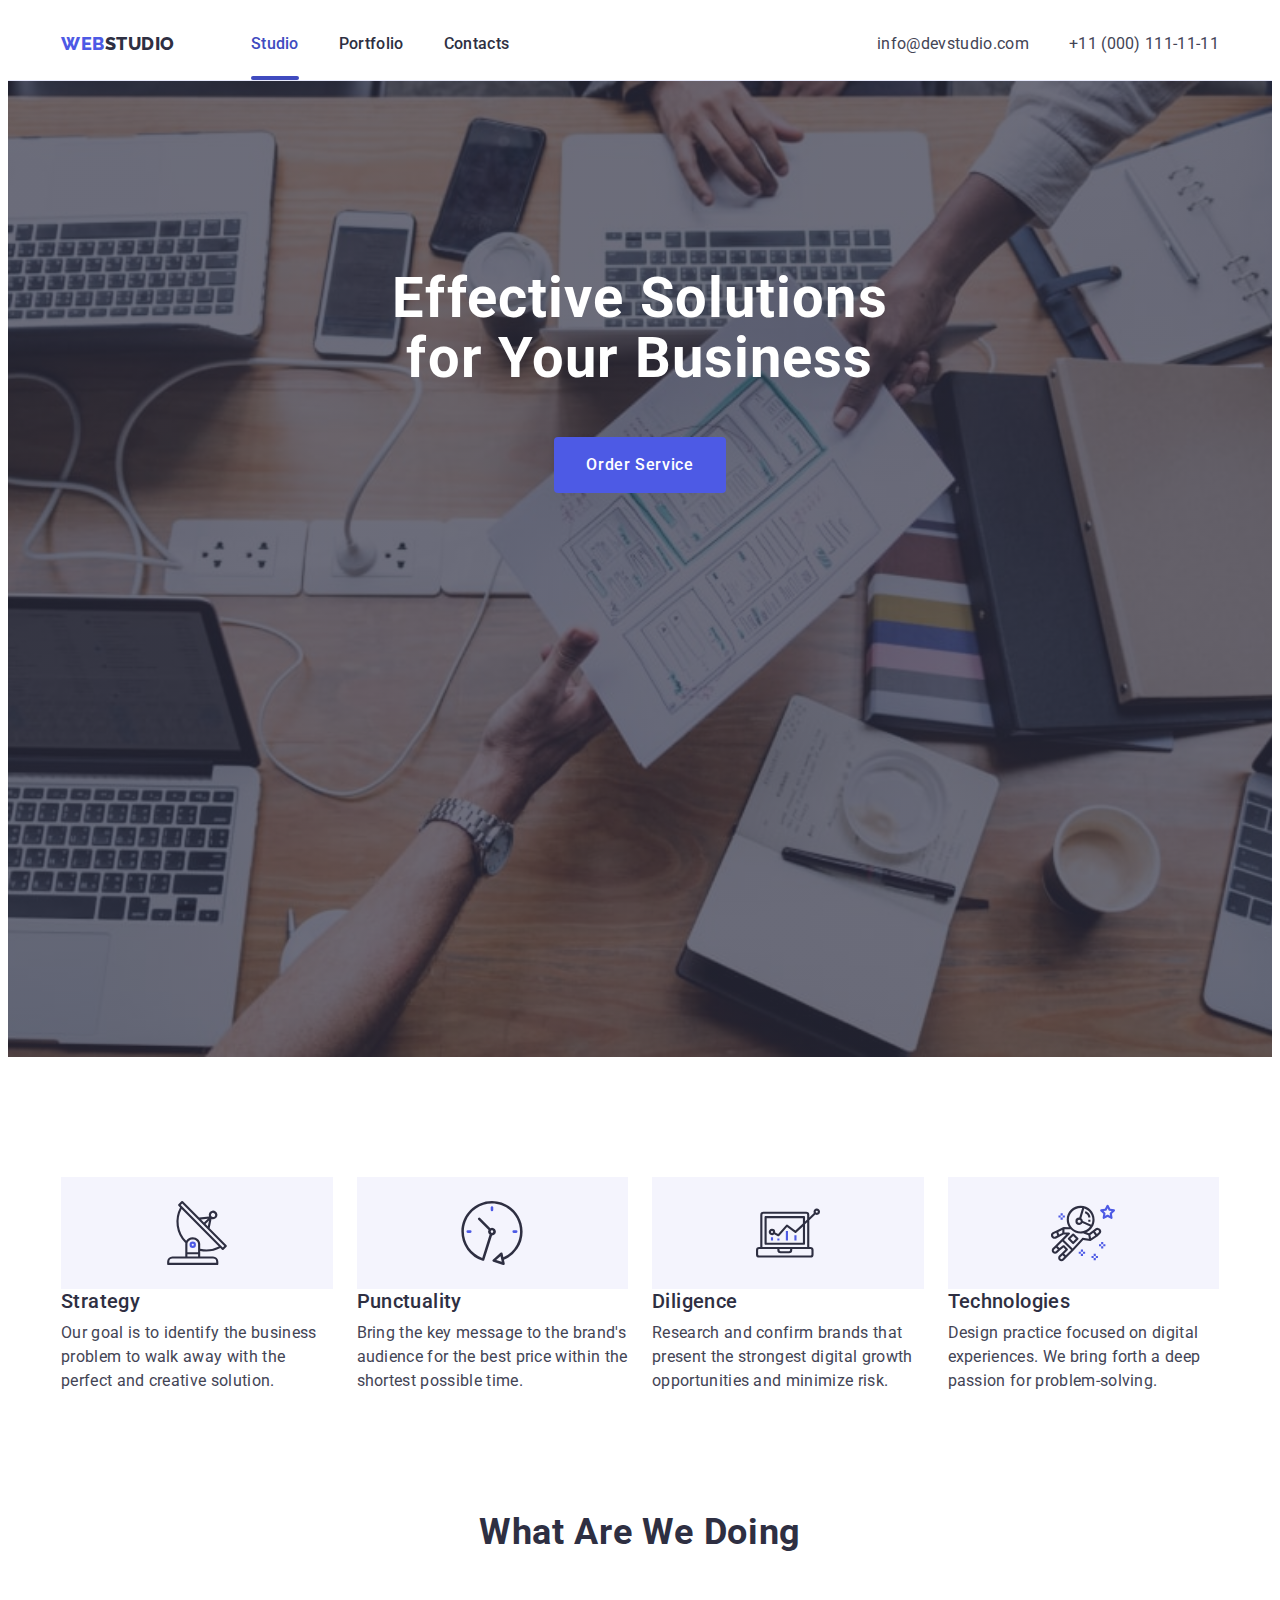
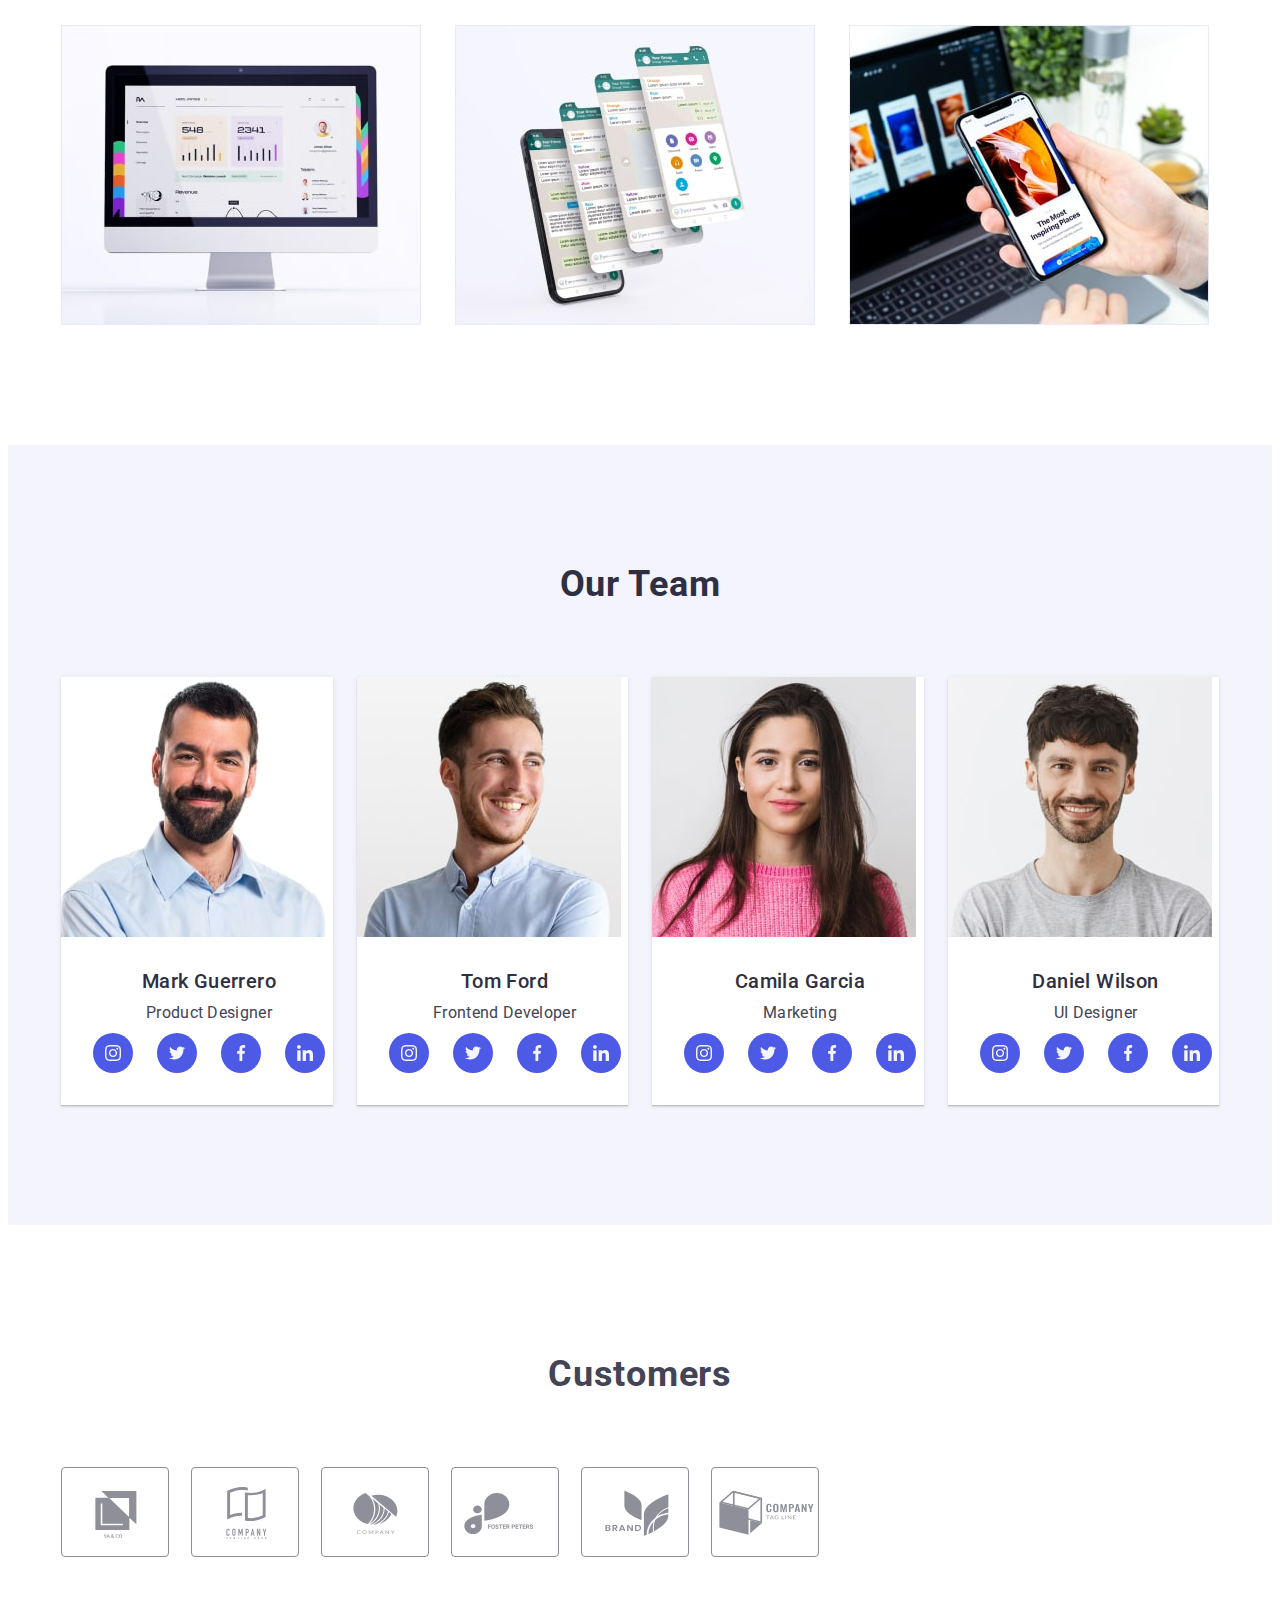
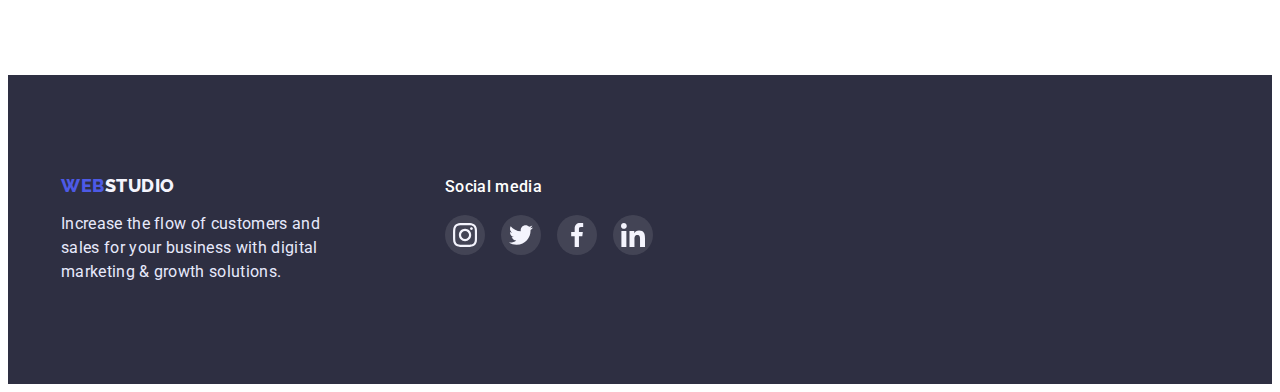
<file: index.html>
<!DOCTYPE html>
<html lang="en">
  <head>
    <meta charset="UTF-8" />
    <meta http-equiv="X-UA-Compatible" content="IE=edge" />
    <meta name="viewport" content="width=device-width, initial-scale=1.0" />
    <title>homeWork №5</title>
    <link rel="preconnect" href="https://fonts.googleapis.com" />
    <link rel="preconnect" href="https://fonts.gstatic.com" crossorigin />
    <link
      href="https://fonts.googleapis.com/css2?family=Raleway:wght@800&family=Roboto:wght@400;500;700&display=swap"
      rel="stylesheet"
    />
    <link
      rel="stylesheet"
      href="https://cdnjs.cloudflare.com/ajax/libs/modern-normalize/1.1.0/modern-normalize.min.css"
      integrity="sha512-wpPYUAdjBVSE4KJnH1VR1HeZfpl1ub8YT/NKx4PuQ5NmX2tKuGu6U/JRp5y+Y8XG2tV+wKQpNHVUX03MfMFn9Q=="
      crossorigin="anonymous"
      referrerpolicy="no-referrer"
    />
    <link rel="stylesheet" href="./css/styles.css" />
  </head>

  <body>
    <header class="header">
      <div class="container header-main-nav">
        <nav class="header-navigation">
          <a class="header-logo link" href="./index.html">
            Web<span class="header-logo-end">Studio</span>
          </a>
          <ul class="header-list list">
            <li class="header-item">
              <a class="header-link link current" href="./index.html">
                Studio
              </a>
            </li>
            <li class="header-item">
              <a class="header-link link" href="./portfolio.html">
                Portfolio
              </a>
            </li>
            <li class="header-item">
              <a class="header-link link" href=""> Contacts </a>
            </li>
          </ul>
        </nav>
        <address class="header-address">
          <ul class="header-contacts list">
            <li class="contact-item">
              <a class="contact-link link" href="mailto:info@devstudio.com"
                >info@devstudio.com</a
              >
            </li>
            <li class="contact-item">
              <a class="contact-link link" href="tel:+110001111111"
                >+11 (000) 111-11-11</a
              >
            </li>
          </ul>
        </address>
      </div>
    </header>
    <main>
      <section class="hero">
        <div class="container">
          <h1 class="hero-title">Effective Solutions for Your Business</h1>
          <button type="button" class="hero-btn btn" data-modal-open>
            Order Service
          </button>
        </div>
      </section>
      <section class="features">
        <div class="container">
          <h2 class="features-title visually-hidden">Our features</h2>
          <ul class="features-list list">
            <li class="features-item icon-antenna">
              <h3 class="features-subtitle">Strategy</h3>
              <p class="faetures-text">
                Our goal is to identify the business problem to walk away with
                the perfect and creative solution.
              </p>
            </li>
            <li class="features-item icon-clock">
              <h3 class="features-subtitle">Punctuality</h3>
              <p class="faetures-text">
                Bring the key message to the brand's audience for the best price
                within the shortest possible time.
              </p>
            </li>
            <li class="features-item icon-diagram">
              <h3 class="features-subtitle">Diligence</h3>
              <p class="faetures-text">
                Research and confirm brands that present the strongest digital
                growth opportunities and minimize risk.
              </p>
            </li>
            <li class="features-item icon-astronaut">
              <h3 class="features-subtitle">Technologies</h3>
              <p class="faetures-text">
                Design practice focused on digital experiences. We bring forth a
                deep passion for problem-solving.
              </p>
            </li>
          </ul>
        </div>
      </section>
      <section class="content">
        <div class="container">
          <h2 class="content-title">What are we doing</h2>
          <ul class="content-list list">
            <li class="content-item">
              <img
                src="./images/img-desctop.jpg"
                alt="Desctop version site"
                width="360"
                height="300"
              />
            </li>
            <li class="content-item">
              <img
                src="./images/img-mobile.jpg"
                alt="Mobil version site"
                width="360"
                height="300"
              />
            </li>
            <li class="content-item">
              <img
                src="./images/img-design.jpg"
                alt="Design solutions"
                width="360"
                height="300"
              />
            </li>
          </ul>
        </div>
      </section>
      <section class="team">
        <div class="container">
          <h2 class="team-title">Our Team</h2>
          <ul class="team-list list">
            <li class="team-item">
              <img
                src="./images/markguerrero.jpg"
                alt="Mark Guerrero"
                width="264"
                height="260"
              />
              <div class="team-item-signature">
                <h3 class="team-subtitle">Mark Guerrero</h3>
                <p class="team-text">Product Designer</p>
                <ul class="team-soc-list list">
                  <li class="soc-item">
                    <a href="" class="soc-item-link link">
                      <svg class="soc-icon" width="16" height="16">
                        <use href="./images/icons.svg#icon-instagram"></use>
                      </svg>
                    </a>
                  </li>
                  <li class="soc-item">
                    <a href="" class="soc-item-link link">
                      <svg class="soc-icon" width="16" height="16">
                        <use href="./images/icons.svg#icon-twitter"></use>
                      </svg>
                    </a>
                  </li>
                  <li class="soc-item">
                    <a href="" class="soc-item-link link">
                      <svg class="soc-icon" width="16" height="16">
                        <use href="./images/icons.svg#icon-facebook"></use>
                      </svg>
                    </a>
                  </li>
                  <li class="soc-item">
                    <a href="" class="soc-item-link link">
                      <svg class="soc-icon" width="16" height="16">
                        <use href="./images/icons.svg#icon-linkedin"></use>
                      </svg>
                    </a>
                  </li>
                </ul>
              </div>
            </li>
            <li class="team-item">
              <img
                src="./images/tomford.jpg"
                alt="Tom Ford"
                width="264"
                height="260"
              />
              <div class="team-item-signature">
                <h3 class="team-subtitle">Tom Ford</h3>
                <p class="team-text">Frontend Developer</p>
                <ul class="team-soc-list list">
                  <li class="soc-item">
                    <a href="" class="soc-item-link link">
                      <svg class="soc-icon" width="16" height="16">
                        <use href="./images/icons.svg#icon-instagram"></use>
                      </svg>
                    </a>
                  </li>
                  <li class="soc-item">
                    <a href="" class="soc-item-link link">
                      <svg class="soc-icon" width="16" height="16">
                        <use href="./images/icons.svg#icon-twitter"></use>
                      </svg>
                    </a>
                  </li>
                  <li class="soc-item">
                    <a href="" class="soc-item-link link">
                      <svg class="soc-icon" width="16" height="16">
                        <use href="./images/icons.svg#icon-facebook"></use>
                      </svg>
                    </a>
                  </li>
                  <li class="soc-item">
                    <a href="" class="soc-item-link link">
                      <svg class="soc-icon" width="16" height="16">
                        <use href="./images/icons.svg#icon-linkedin"></use>
                      </svg>
                    </a>
                  </li>
                </ul>
              </div>
            </li>
            <li class="team-item">
              <img
                src="./images/camilagarcia.jpg"
                alt="Camila Garcia"
                width="264"
                height="260"
              />
              <div class="team-item-signature">
                <h3 class="team-subtitle">Camila Garcia</h3>
                <p class="team-text">Marketing</p>
                <ul class="team-soc-list list">
                  <li class="soc-item">
                    <a href="" class="soc-item-link link">
                      <svg class="soc-icon" width="16" height="16">
                        <use href="./images/icons.svg#icon-instagram"></use>
                      </svg>
                    </a>
                  </li>
                  <li class="soc-item">
                    <a href="" class="soc-item-link link">
                      <svg class="soc-icon" width="16" height="16">
                        <use href="./images/icons.svg#icon-twitter"></use>
                      </svg>
                    </a>
                  </li>
                  <li class="soc-item">
                    <a href="" class="soc-item-link link">
                      <svg class="soc-icon" width="16" height="16">
                        <use href="./images/icons.svg#icon-facebook"></use>
                      </svg>
                    </a>
                  </li>
                  <li class="soc-item">
                    <a href="" class="soc-item-link link">
                      <svg class="soc-icon" width="16" height="16">
                        <use href="./images/icons.svg#icon-linkedin"></use>
                      </svg>
                    </a>
                  </li>
                </ul>
              </div>
            </li>
            <li class="team-item">
              <img
                src="./images/danielwilson.jpg"
                alt="Daniel Wilson"
                width="264"
                height="260"
              />
              <div class="team-item-signature">
                <h3 class="team-subtitle">Daniel Wilson</h3>
                <p class="team-text">UI Designer</p>
                <ul class="team-soc-list list">
                  <li class="soc-item">
                    <a href="" class="soc-item-link link">
                      <svg class="soc-icon" width="16" height="16">
                        <use href="./images/icons.svg#icon-instagram"></use>
                      </svg>
                    </a>
                  </li>
                  <li class="soc-item">
                    <a href="" class="soc-item-link link">
                      <svg class="soc-icon" width="16" height="16">
                        <use href="./images/icons.svg#icon-twitter"></use>
                      </svg>
                    </a>
                  </li>
                  <li class="soc-item">
                    <a href="" class="soc-item-link link">
                      <svg class="soc-icon" width="16" height="16">
                        <use href="./images/icons.svg#icon-facebook"></use>
                      </svg>
                    </a>
                  </li>
                  <li class="soc-item">
                    <a href="" class="soc-item-link link">
                      <svg class="soc-icon" width="16" height="16">
                        <use href="./images/icons.svg#icon-linkedin"></use>
                      </svg>
                    </a>
                  </li>
                </ul>
              </div>
            </li>
          </ul>
        </div>
      </section>
      <section class="customers">
        <div class="container">
          <h2 class="customers-title">Customers</h2>
          <ul class="customers-list list">
            <li class="customer-item">
              <a href="" class="customer-link link">
                <svg class="customer-link-icon">
                  <use href="./images/icons.svg#icon-logo-customer-1"></use>
                </svg>
              </a>
            </li>
            <li class="customer-item">
              <a href="" class="customer-link link">
                <svg class="customer-link-icon">
                  <use href="./images/icons.svg#icon-logo-customer-2"></use>
                </svg>
              </a>
            </li>
            <li class="customer-item">
              <a href="" class="customer-link link">
                <svg class="customer-link-icon">
                  <use href="./images/icons.svg#icon-logo-customer-3"></use>
                </svg>
              </a>
            </li>
            <li class="customer-item">
              <a href="" class="customer-link link">
                <svg class="customer-link-icon">
                  <use href="./images/icons.svg#icon-logo-customer-4"></use>
                </svg>
              </a>
            </li>
            <li class="customer-item">
              <a href="" class="customer-link link">
                <svg class="customer-link-icon">
                  <use href="./images/icons.svg#icon-logo-customer-5"></use>
                </svg>
              </a>
            </li>
            <li class="customer-item">
              <a href="" class="customer-link link">
                <svg class="customer-link-icon">
                  <use href="./images/icons.svg#icon-logo-customer-6"></use>
                </svg>
              </a>
            </li>
          </ul>
        </div>
      </section>
    </main>
    <footer class="footer">
      <div class="container footer-content">
        <div class="footer-left">
          <a class="footer-logo link" href="./index.html">
            Web<span class="footer-logo-end">Studio</span>
          </a>
          <p class="footer-text">
            Increase the flow of customers and sales for your business with
            digital marketing & growth solutions.
          </p>
        </div>
        <div class="footer-right">
          <p class="footer-text-right">Social media</p>
          <ul class="soc-media-list list">
            <li class="soc-media-item">
              <a href="" class="soc-media-link link">
                <svg class="footer-soc-icon" width="24" height="24">
                  <use href="./images/icons.svg#icon-instagram"></use>
                </svg>
              </a>
            </li>
            <li class="soc-media-item">
              <a href="" class="soc-media-link link">
                <svg class="footer-soc-icon" width="24" height="24">
                  <use href="./images/icons.svg#icon-twitter"></use>
                </svg>
              </a>
            </li>
            <li class="soc-media-item">
              <a href="" class="soc-media-link link">
                <svg class="footer-soc-icon" width="24" height="24">
                  <use href="./images/icons.svg#icon-facebook"></use>
                </svg>
              </a>
            </li>
            <li class="soc-media-item">
              <a href="" class="soc-media-link link">
                <svg class="footer-soc-icon" width="24" height="24">
                  <use href="./images/icons.svg#icon-linkedin"></use>
                </svg>
              </a>
            </li>
          </ul>
        </div>
      </div>
    </footer>
    <div class="backdrop is-hidden" data-modal>
      <div class="modal">
        <button type="button" class="btn-modal-close" data-modal-close>
          <svg class="modal-close-icon" width="8" height="8">
            <use href="./images/icons.svg#icon-close-black"></use>
          </svg>
        </button>
      </div>
    </div>
    <script src="./js/modal.js"></script>
  </body>
</html>
</file>
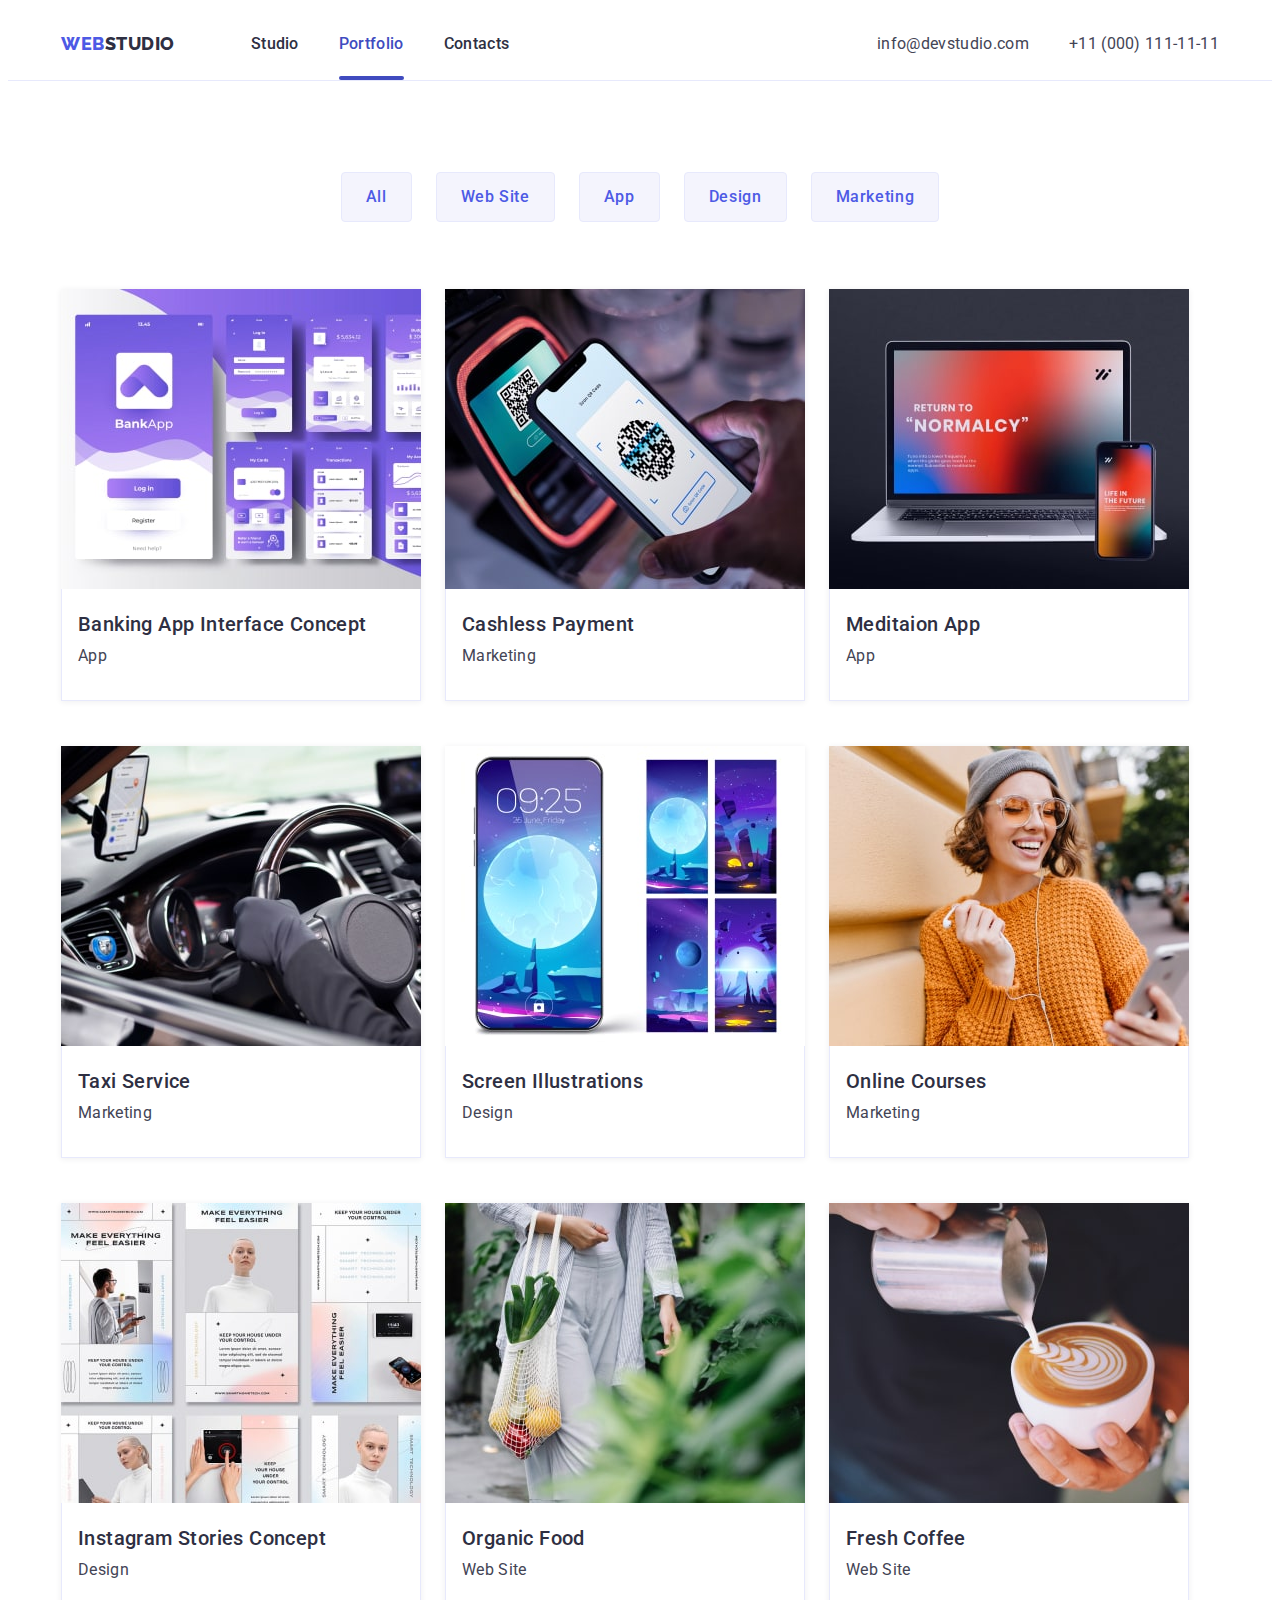
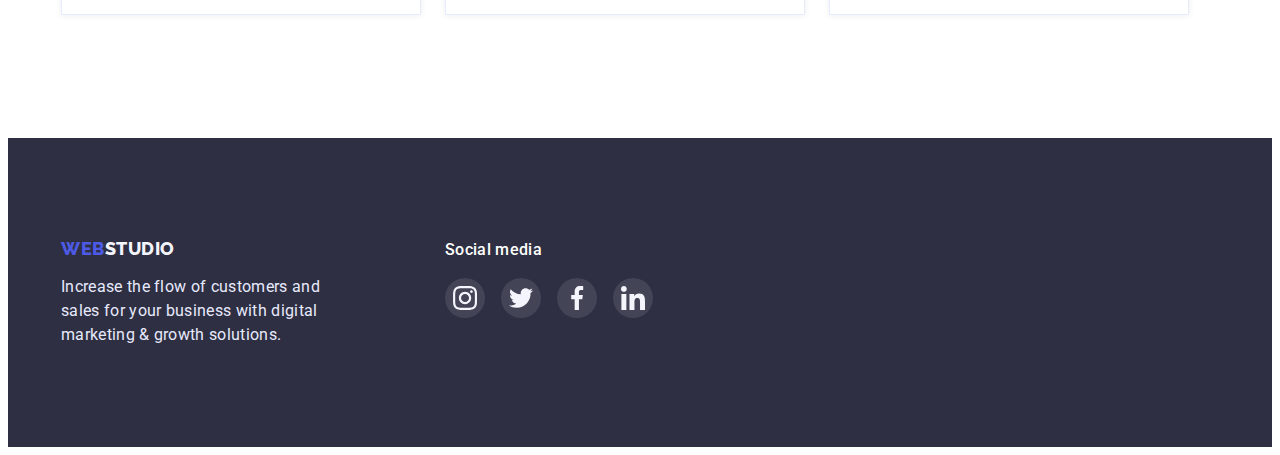
<file: portfolio.html>
<!DOCTYPE html>
<html lang="en">
  <head>
    <meta charset="UTF-8" />
    <meta http-equiv="X-UA-Compatible" content="IE=edge" />
    <meta name="viewport" content="width=device-width, initial-scale=1.0" />
    <title>homeWork №5</title>
    <link rel="preconnect" href="https://fonts.googleapis.com" />
    <link rel="preconnect" href="https://fonts.gstatic.com" crossorigin />
    <link
      href="https://fonts.googleapis.com/css2?family=Raleway:wght@800&family=Roboto:wght@400;500;700&display=swap"
      rel="stylesheet"
    />
    <link
      rel="stylesheet"
      href="https://cdnjs.cloudflare.com/ajax/libs/modern-normalize/1.1.0/modern-normalize.min.css"
      integrity="sha512-wpPYUAdjBVSE4KJnH1VR1HeZfpl1ub8YT/NKx4PuQ5NmX2tKuGu6U/JRp5y+Y8XG2tV+wKQpNHVUX03MfMFn9Q=="
      crossorigin="anonymous"
      referrerpolicy="no-referrer"
    />
    <link rel="stylesheet" href="./css/styles.css" />
  </head>

  <body>
    <header class="header">
      <div class="container header-main-nav">
        <nav class="header-navigation">
          <a class="header-logo link" href="./index.html">
            Web<span class="header-logo-end">Studio</span>
          </a>
          <ul class="header-list list">
            <li class="header-item">
              <a class="header-link link" href="./index.html"> Studio </a>
            </li>
            <li class="header-item">
              <a class="header-link link current" href="./portfolio.html">
                Portfolio
              </a>
            </li>
            <li class="header-item">
              <a class="header-link link" href=""> Contacts </a>
            </li>
          </ul>
        </nav>
        <address class="header-address">
          <ul class="header-contacts list">
            <li class="contact-item">
              <a class="contact-link link" href="mailto:info@devstudio.com"
                >info@devstudio.com</a
              >
            </li>
            <li class="contact-item">
              <a class="contact-link link" href="tel:+110001111111"
                >+11 (000) 111-11-11</a
              >
            </li>
          </ul>
        </address>
      </div>
    </header>
    <main>
      <section class="projects">
        <div class="container">
          <h1 class="projects-title visually-hidden">Our projects</h1>
          <ul class="projects-filter list">
            <li class="filter-item">
              <button type="button" class="projects-btn btn">All</button>
            </li>
            <li class="filter-item">
              <button type="button" class="projects-btn btn">Web Site</button>
            </li>
            <li class="filter-item">
              <button type="button" class="projects-btn btn">App</button>
            </li>
            <li class="filter-item">
              <button type="button" class="projects-btn btn">Design</button>
            </li>
            <li class="filter-item">
              <button type="button" class="projects-btn btn">Marketing</button>
            </li>
          </ul>
          <ul class="projects-list list">
            <li class="projects-item">
              <a href="" class="projects-link link">
                <div class="project-card">
                  <img
                    src="./images/bankingapp.jpg"
                    alt="Banking App Interface Concept"
                    width="360"
                    height="300"
                  />
                  <div class="project-overlay">
                    <p class="overlay-text">
                      14 Stylish and User-Friendly App Design Concepts · Task
                      Manager App · Calorie Tracker App · Exotic Fruit Ecommerce
                      App · Cloud Storage App
                    </p>
                  </div>
                </div>
                <div class="projects-item-signature">
                  <h2 class="projects-subtitle">
                    Banking App Interface Concept
                  </h2>
                  <p class="projects-text">App</p>
                </div>
              </a>
            </li>
            <li class="projects-item">
              <a href="" class="projects-link link">
                <div class="project-card">
                  <img
                    src="./images/cashless.jpg"
                    alt="Cashless Payment"
                    width="360"
                    height="300"
                  />
                  <div class="project-overlay">
                    <p class="overlay-text">
                      Lorem ipsum dolor sit amet consectetur adipisicing elit.
                      Quidem mollitia assumenda aperiam voluptate accusamus
                      voluptas neque, dolorum quae. Non ipsum incidunt
                      perferendis recusandae maiores, eos perspiciatis unde
                      Lorem ipsum dolor sit amet consectetur adipisicing elit.
                      Quidem mollitia assumenda aperiam voluptate accusamus
                      voluptas neque, dolorum quae. Non ipsum incidunt
                      perferendis recusandae maiores, eos perspiciatis unde
                      Lorem ipsum dolor sit amet consectetur adipisicing elit.
                      Quidem mollitia assumenda aperiam voluptate accusamus
                      voluptas neque, dolorum quae. Non ipsum incidunt
                      perferendis recusandae maiores, eos perspiciatis unde
                      Lorem ipsum dolor sit amet consectetur adipisicing elit.
                      Quidem mollitia assumenda aperiam voluptate accusamus
                      voluptas neque, dolorum quae. Non ipsum incidunt
                      perferendis recusandae maiores, eos perspiciatis unde
                    </p>
                  </div>
                </div>
                <div class="projects-item-signature">
                  <h2 class="projects-subtitle">Cashless Payment</h2>
                  <p class="projects-text">Marketing</p>
                </div>
              </a>
            </li>
            <li class="projects-item">
              <a href="" class="projects-link link">
                <div class="project-card">
                  <img
                    src="./images/mediation.jpg"
                    alt="Meditaion App"
                    width="360"
                    height="300"
                  />
                  <div class="project-overlay">
                    <p class="overlay-text">
                      Lorem ipsum dolor sit amet consectetur adipisicing elit.
                      Quidem mollitia assumenda aperiam voluptate accusamus
                      voluptas neque, dolorum quae. Non ipsum incidunt
                      perferendis recusandae maiores, eos perspiciatis unde
                      Lorem ipsum dolor sit amet consectetur adipisicing elit.
                      Quidem mollitia assumenda aperiam voluptate accusamus
                      voluptas neque, dolorum quae. Non ipsum incidunt
                      perferendis recusandae maiores, eos perspiciatis unde
                      Lorem ipsum dolor sit amet consectetur adipisicing elit.
                      Quidem mollitia assumenda aperiam voluptate accusamus
                      voluptas neque, dolorum quae. Non ipsum incidunt
                      perferendis recusandae maiores, eos perspiciatis unde
                      Lorem ipsum dolor sit amet consectetur adipisicing elit.
                      Quidem mollitia assumenda aperiam voluptate accusamus
                      voluptas neque, dolorum quae. Non ipsum incidunt
                      perferendis recusandae maiores, eos perspiciatis unde
                    </p>
                  </div>
                </div>
                <div class="projects-item-signature">
                  <h2 class="projects-subtitle">Meditaion App</h2>
                  <p class="projects-text">App</p>
                </div>
              </a>
            </li>
            <li class="projects-item">
              <a href="" class="projects-link link">
                <div class="project-card">
                  <img
                    src="./images/taxi.jpg"
                    alt="Taxi Service"
                    width="360"
                    height="300"
                  />
                  <div class="project-overlay">
                    <p class="overlay-text">
                      Lorem ipsum dolor sit amet consectetur adipisicing elit.
                      Quidem mollitia assumenda aperiam voluptate accusamus
                      voluptas neque, dolorum quae. Non ipsum incidunt
                      perferendis recusandae maiores, eos perspiciatis unde
                      Lorem ipsum dolor sit amet consectetur adipisicing elit.
                      Quidem mollitia assumenda aperiam voluptate accusamus
                      voluptas neque, dolorum quae. Non ipsum incidunt
                      perferendis recusandae maiores, eos perspiciatis unde
                      Lorem ipsum dolor sit amet consectetur adipisicing elit.
                      Quidem mollitia assumenda aperiam voluptate accusamus
                      voluptas neque, dolorum quae. Non ipsum incidunt
                      perferendis recusandae maiores, eos perspiciatis unde
                      Lorem ipsum dolor sit amet consectetur adipisicing elit.
                      Quidem mollitia assumenda aperiam voluptate accusamus
                      voluptas neque, dolorum quae. Non ipsum incidunt
                      perferendis recusandae maiores, eos perspiciatis unde
                    </p>
                  </div>
                </div>
                <div class="projects-item-signature">
                  <h2 class="projects-subtitle">Taxi Service</h2>
                  <p class="projects-text">Marketing</p>
                </div>
              </a>
            </li>
            <li class="projects-item">
              <a href="" class="projects-link link">
                <div class="project-card">
                  <img
                    src="./images/screen.jpg"
                    alt="Screen Illustrations"
                    width="360"
                    height="300"
                  />
                  <div class="project-overlay">
                    <p class="overlay-text">
                      Lorem ipsum dolor sit amet consectetur adipisicing elit.
                      Quidem mollitia assumenda aperiam voluptate accusamus
                      voluptas neque, dolorum quae. Non ipsum incidunt
                      perferendis recusandae maiores, eos perspiciatis unde
                      Lorem ipsum dolor sit amet consectetur adipisicing elit.
                      Quidem mollitia assumenda aperiam voluptate accusamus
                      voluptas neque, dolorum quae. Non ipsum incidunt
                      perferendis recusandae maiores, eos perspiciatis unde
                      Lorem ipsum dolor sit amet consectetur adipisicing elit.
                      Quidem mollitia assumenda aperiam voluptate accusamus
                      voluptas neque, dolorum quae. Non ipsum incidunt
                      perferendis recusandae maiores, eos perspiciatis unde
                      Lorem ipsum dolor sit amet consectetur adipisicing elit.
                      Quidem mollitia assumenda aperiam voluptate accusamus
                      voluptas neque, dolorum quae. Non ipsum incidunt
                      perferendis recusandae maiores, eos perspiciatis unde
                    </p>
                  </div>
                </div>
                <div class="projects-item-signature">
                  <h2 class="projects-subtitle">Screen Illustrations</h2>
                  <p class="projects-text">Design</p>
                </div>
              </a>
            </li>
            <li class="projects-item">
              <a href="" class="projects-link link">
                <div class="project-card">
                  <img
                    src="./images/online.jpg"
                    alt="Online Courses"
                    width="360"
                    height="300"
                  />
                  <div class="project-overlay">
                    <p class="overlay-text">
                      Lorem ipsum dolor sit amet consectetur adipisicing elit.
                      Quidem mollitia assumenda aperiam voluptate accusamus
                      voluptas neque, dolorum quae. Non ipsum incidunt
                      perferendis recusandae maiores, eos perspiciatis unde
                      Lorem ipsum dolor sit amet consectetur adipisicing elit.
                      Quidem mollitia assumenda aperiam voluptate accusamus
                      voluptas neque, dolorum quae. Non ipsum incidunt
                      perferendis recusandae maiores, eos perspiciatis unde
                      Lorem ipsum dolor sit amet consectetur adipisicing elit.
                      Quidem mollitia assumenda aperiam voluptate accusamus
                      voluptas neque, dolorum quae. Non ipsum incidunt
                      perferendis recusandae maiores, eos perspiciatis unde
                      Lorem ipsum dolor sit amet consectetur adipisicing elit.
                      Quidem mollitia assumenda aperiam voluptate accusamus
                      voluptas neque, dolorum quae. Non ipsum incidunt
                      perferendis recusandae maiores, eos perspiciatis unde
                    </p>
                  </div>
                </div>
                <div class="projects-item-signature">
                  <h2 class="projects-subtitle">Online Courses</h2>
                  <p class="projects-text">Marketing</p>
                </div>
              </a>
            </li>
            <li class="projects-item">
              <a href="" class="projects-link link">
                <div class="project-card">
                  <img
                    src="./images/insta.jpg"
                    alt="Instagram Stories Concept"
                    width="360"
                    height="300"
                  />
                  <div class="project-overlay">
                    <p class="overlay-text">
                      Lorem ipsum dolor sit amet consectetur adipisicing elit.
                      Quidem mollitia assumenda aperiam voluptate accusamus
                      voluptas neque, dolorum quae. Non ipsum incidunt
                      perferendis recusandae maiores, eos perspiciatis unde
                      Lorem ipsum dolor sit amet consectetur adipisicing elit.
                      Quidem mollitia assumenda aperiam voluptate accusamus
                      voluptas neque, dolorum quae. Non ipsum incidunt
                      perferendis recusandae maiores, eos perspiciatis unde
                      Lorem ipsum dolor sit amet consectetur adipisicing elit.
                      Quidem mollitia assumenda aperiam voluptate accusamus
                      voluptas neque, dolorum quae. Non ipsum incidunt
                      perferendis recusandae maiores, eos perspiciatis unde
                      Lorem ipsum dolor sit amet consectetur adipisicing elit.
                      Quidem mollitia assumenda aperiam voluptate accusamus
                      voluptas neque, dolorum quae. Non ipsum incidunt
                      perferendis recusandae maiores, eos perspiciatis unde
                    </p>
                  </div>
                </div>
                <div class="projects-item-signature">
                  <h2 class="projects-subtitle">Instagram Stories Concept</h2>
                  <p class="projects-text">Design</p>
                </div>
              </a>
            </li>
            <li class="projects-item">
              <a href="" class="projects-link link">
                <div class="project-card">
                  <img
                    src="./images/organic.jpg"
                    alt="Organic Food"
                    width="360"
                    height="300"
                  />
                  <div class="project-overlay">
                    <p class="overlay-text">
                      Lorem ipsum dolor sit amet consectetur adipisicing elit.
                      Quidem mollitia assumenda aperiam voluptate accusamus
                      voluptas neque, dolorum quae. Non ipsum incidunt
                      perferendis recusandae maiores, eos perspiciatis unde
                      Lorem ipsum dolor sit amet consectetur adipisicing elit.
                      Quidem mollitia assumenda aperiam voluptate accusamus
                      voluptas neque, dolorum quae. Non ipsum incidunt
                      perferendis recusandae maiores, eos perspiciatis unde
                      Lorem ipsum dolor sit amet consectetur adipisicing elit.
                      Quidem mollitia assumenda aperiam voluptate accusamus
                      voluptas neque, dolorum quae. Non ipsum incidunt
                      perferendis recusandae maiores, eos perspiciatis unde
                      Lorem ipsum dolor sit amet consectetur adipisicing elit.
                      Quidem mollitia assumenda aperiam voluptate accusamus
                      voluptas neque, dolorum quae. Non ipsum incidunt
                      perferendis recusandae maiores, eos perspiciatis unde
                    </p>
                  </div>
                </div>
                <div class="projects-item-signature">
                  <h2 class="projects-subtitle">Organic Food</h2>
                  <p class="projects-text">Web Site</p>
                </div>
              </a>
            </li>
            <li class="projects-item">
              <a href="" class="projects-link link">
                <div class="project-card">
                  <img
                    src="./images/fresh.jpg"
                    alt="Fresh Coffee"
                    width="360"
                    height="300"
                  />
                  <div class="project-overlay">
                    <p class="overlay-text">
                      Lorem ipsum dolor sit amet consectetur adipisicing elit.
                      Quidem mollitia assumenda aperiam voluptate accusamus
                      voluptas neque, dolorum quae. Non ipsum incidunt
                      perferendis recusandae maiores, eos perspiciatis unde
                      Lorem ipsum dolor sit amet consectetur adipisicing elit.
                      Quidem mollitia assumenda aperiam voluptate accusamus
                      voluptas neque, dolorum quae. Non ipsum incidunt
                      perferendis recusandae maiores, eos perspiciatis unde
                      Lorem ipsum dolor sit amet consectetur adipisicing elit.
                      Quidem mollitia assumenda aperiam voluptate accusamus
                      voluptas neque, dolorum quae. Non ipsum incidunt
                      perferendis recusandae maiores, eos perspiciatis unde
                      Lorem ipsum dolor sit amet consectetur adipisicing elit.
                      Quidem mollitia assumenda aperiam voluptate accusamus
                      voluptas neque, dolorum quae. Non ipsum incidunt
                      perferendis recusandae maiores, eos perspiciatis unde
                    </p>
                  </div>
                </div>
                <div class="projects-item-signature">
                  <h2 class="projects-subtitle">Fresh Coffee</h2>
                  <p class="projects-text">Web Site</p>
                </div>
              </a>
            </li>
          </ul>
        </div>
      </section>
    </main>
    <footer class="footer">
      <div class="container footer-content">
        <div class="footer-left">
          <a class="footer-logo link" href="./index.html">
            Web<span class="footer-logo-end">Studio</span>
          </a>
          <p class="footer-text">
            Increase the flow of customers and sales for your business with
            digital marketing & growth solutions.
          </p>
        </div>
        <div class="footer-right">
          <p class="footer-text-right">Social media</p>
          <ul class="soc-media-list list">
            <li class="soc-media-item">
              <a href="" class="soc-media-link link">
                <svg class="footer-soc-icon" width="24" height="24">
                  <use href="./images/icons.svg#icon-instagram"></use>
                </svg>
              </a>
            </li>
            <li class="soc-media-item">
              <a href="" class="soc-media-link link">
                <svg class="footer-soc-icon" width="24" height="24">
                  <use href="./images/icons.svg#icon-twitter"></use>
                </svg>
              </a>
            </li>
            <li class="soc-media-item">
              <a href="" class="soc-media-link link">
                <svg class="footer-soc-icon" width="24" height="24">
                  <use href="./images/icons.svg#icon-facebook"></use>
                </svg>
              </a>
            </li>
            <li class="soc-media-item">
              <a href="" class="soc-media-link link">
                <svg class="footer-soc-icon" width="24" height="24">
                  <use href="./images/icons.svg#icon-linkedin"></use>
                </svg>
              </a>
            </li>
          </ul>
        </div>
      </div>
    </footer>
  </body>
</html>
</file>
<file: css/styles.css>
:root {
  --accent-color: #404bbf;
  --header-logo-color: #4d5ae5;
  --header-logo-end-color: #2e2f42;
  --header-link-color: #2e2f42;
  --header-border-color: #e7e9fc;
  --contact-link-color: #434455;
  --hero-background-color: #2e2f42;
  --hero-title-color: #ffffff;
  --hero-btn-color: #ffffff;
  --hero-background-btn-color: #4d5ae5;
  --title-color: #2e2f42;
  --text-color: #434455;
  --team-background-color: #f4f4fd;
  --team-item-color: #ffffff;
  --footer-background-color: #2e2f42;
  --footer-soc-media-accent-color: #31d0aa;
  --footer-logo-color: #4d5ae5;
  --footer-logo-end-color: #f4f4fd;
  --footer-text-color: #e7e9fc;
  --btn-color: #4d5ae5;
  --btn-background-color: #f4f4fd;
  --btn-accent-color: #ffffff;
  --btn-projects-border-color: #e7e9fc;
  --customer-icon-color: #8e8f99;
  --projects-card-background-color: #ffffff;
  --overlay-text-color: #f4f4fd;
  --soc-media-link-color: rgba(255, 255, 255, 0.1);
  --project-overlay-color: #4d5ae5;
  --line-grad: linear-gradient(rgba(46, 47, 66, 0.7), rgba(46, 47, 66, 0.7));
  --timeing-function: cubic-bezier(0.4, 0, 0.2, 1);
  --background-modal-color: #fcfcfc;
  --modal-button-color: #000000;
  --modal-btn-border-color: rgba(0, 0, 0, 0.1);
  --modal-btn-accent-fill: #ffffff;
}
h1,
h2,
h3,
h4,
h5,
h6,
p {
  margin: 0;
}
ul {
  margin: 0;
  padding: 0;
}
img {
  display: block;
  max-width: 100%;
  height: auto;
}
body {
  font-family: 'Roboto', sans-serif;
  color: var(--text-color);
}
.container {
  width: 100%;
  max-width: 1158px;
  padding-left: 15px;
  padding-right: 15px;
  margin: 0 auto;
}
.link {
  text-decoration: none;
}
.list {
  list-style: none;
}
.btn {
  font-family: inherit;
  font-weight: 500;
  font-size: 16px;
  line-height: 1.5;
  align-items: center;
  text-align: center;
  letter-spacing: 0.04em;

  cursor: pointer;
  border: none;
}
.visually-hidden {
  position: absolute;
  white-space: nowrap;
  width: 1px;
  height: 1px;
  overflow: hidden;
  border: 0;
  padding: 0;
  clip: rect(0 0 0 0);
  clip-path: inset(50%);
  margin: -1px;
}
/*--------------------HEADER-------------------------*/
.header {
  border-bottom: 1px solid var(--header-border-color);
}
.header-main-nav {
  display: flex;
  align-items: center;
  justify-content: space-between;
}
.header-navigation {
  display: flex;
  align-items: center;
}
.header-logo {
  display: block;
  padding-top: 24px;
  padding-bottom: 24px;
  margin-right: 76px;

  font-family: 'Raleway', sans-serif;
  font-weight: 800;
  font-size: 18px;
  line-height: 1.33;
  letter-spacing: 0.03em;
  text-transform: uppercase;
  color: var(--header-logo-color);
}
.header-logo-end {
  color: var(--header-logo-end-color);
}
.header-link {
  position: relative;
  display: block;

  padding-top: 24px;
  padding-bottom: 24px;

  font-weight: 500;
  font-size: 16px;
  line-height: 1.5;
  letter-spacing: 0.02em;
  color: var(--header-link-color);

  transition: color 250ms var(--timeing-function);
}
.header-link:hover,
.header-link:focus {
  color: var(--accent-color);
}
.header-list {
  display: flex;
}
.header-item:not(:last-child) {
  margin-right: 40px;
}
.header-link::after {
  content: '';
  position: absolute;
  bottom: 0;
  left: 0;
  display: block;

  height: 4px;
  width: 100%;

  background-color: var(--accent-color);
  border-radius: 2px;
  opacity: 0;
}
.header-navigation .header-link.current.header-link::after {
  opacity: 1;
}
.header-navigation .header-link.current {
  color: var(--accent-color);
}

.header-contacts {
  display: flex;
}
.contact-item:not(:last-child) {
  margin-right: 40px;
}
.contact-link {
  display: block;
  padding-top: 24px;
  padding-bottom: 24px;

  font-style: normal;
  font-size: 16px;
  line-height: 1.5;
  letter-spacing: 0.02em;
  color: var(--contact-link-color);

  transition: color 250ms var(--timeing-function);
}
.contact-link:hover,
.contact-link:focus {
  color: var(--accent-color);
}
/*--------------------HERO-------------------------*/
.hero {
  max-width: 1440px;
  min-height: 600px;
  margin-left: auto;
  margin-right: auto;
  padding-top: 188px;
  padding-bottom: 188px;

  text-align: center;

  background-color: var(--hero-background-color);
  background-image: var(--line-grad), url(../images/hero-img.jpg);
  background-size: cover;
  background-position: center;
  background-repeat: no-repeat;
}
.hero-title {
  margin-left: auto;
  margin-right: auto;
  margin-bottom: 48px;
  max-width: 496px;

  font-weight: 700;
  font-size: 56px;
  line-height: 1.07;
  letter-spacing: 0.02em;
  color: var(--hero-title-color);
}
.hero-btn {
  display: inline-block;
  padding: 16px 32px;
  border-radius: 4px;

  color: var(--hero-btn-color);

  background: var(--hero-background-btn-color);

  transition: background 250ms var(--timeing-function);
}
.hero-btn:hover,
.hero-btn:focus {
  background: var(--accent-color);
}
/*--------------------FEATURES-------------------------*/
.features {
  padding-top: 120px;
  padding-bottom: 120px;
}
.features-list {
  display: flex;
  flex-wrap: wrap;
}
.features-item {
  width: calc((100% - 3 * 24px) / 4);
}
.features-item:not(:last-child) {
  margin-right: 24px;
}
.features-item::before {
  content: '';
  display: block;
  height: 112px;

  background-color: var(--btn-background-color);
  background-repeat: no-repeat;
  background-position: center;
  background-size: auto;
}
.icon-antenna::before {
  background-image: url(../images/antenna.svg);
}
.icon-clock::before {
  background-image: url(../images/clock.svg);
}
.icon-diagram::before {
  background-image: url(../images/diagram.svg);
}
.icon-astronaut::before {
  background-image: url(../images/astronaut.svg);
}
.features-subtitle {
  margin-bottom: 8px;

  font-weight: 500;
  font-size: 20px;
  line-height: 1.2;
  letter-spacing: 0.02em;
  color: var(--title-color);
}
.faetures-text {
  font-size: 16px;
  line-height: 1.5;
  letter-spacing: 0.02em;
}
/*--------------------CONTENT-------------------------*/
.content {
  padding-bottom: 120px;
}
.content-list {
  display: flex;
  flex-wrap: wrap;
}
.content-title {
  margin-bottom: 72px;

  font-size: 36px;
  line-height: 1.11;
  letter-spacing: 0.02em;
  text-transform: capitalize;
  text-align: center;
  color: var(--title-color);
}
.content-item {
  width: calc((100% - 2 * 24px) / 3);
}
.content-item:not(:last-child) {
  margin-right: 24px;
}
/*--------------------TEAM-------------------------*/
.team {
  padding-top: 120px;
  padding-bottom: 120px;

  background: var(--team-background-color);
}
.team-list {
  display: flex;
  flex-wrap: wrap;
}
.team-item {
  width: calc((100% - 3 * 24px) / 4);

  background: var(--team-item-color);
  box-shadow: 0px 1px 6px rgba(46, 47, 66, 0.08),
    0px 1px 1px rgba(46, 47, 66, 0.16), 0px 2px 1px rgba(46, 47, 66, 0.08);
}
.team-item:not(:last-child) {
  margin-right: 24px;
}
.team-title {
  margin-bottom: 72px;

  font-size: 36px;
  line-height: 1.11;
  letter-spacing: 0.02em;
  text-transform: capitalize;
  text-align: center;
  color: var(--title-color);
}
.team-subtitle {
  margin-bottom: 8px;

  font-weight: 500;
  font-size: 20px;
  line-height: 1.2;
  letter-spacing: 0.02em;
  text-align: center;
  color: var(--title-color);
}
.team-text {
  margin-bottom: 8px;

  font-size: 16px;
  line-height: 1.5;
  letter-spacing: 0.02em;
  text-align: center;
}
.team-item-signature {
  width: 264px;
  padding: 32px 16px;

  border-radius: 0px 0px 4px 4px;
}
.team-soc-list {
  display: flex;
  gap: 24px;
  justify-content: center;
}
.soc-item {
  width: 40px;
  height: 40px;
}
.soc-item-link {
  display: flex;
  justify-content: center;
  align-items: center;
  width: 100%;
  height: 100%;

  border-radius: 50%;
  background-color: var(--btn-color);

  transition: background-color 250ms var(--timeing-function);
}
.soc-item-link:hover,
.soc-item-link:focus {
  background-color: var(--accent-color);
}
.soc-icon {
  fill: var(--btn-background-color);
}
/*--------------------CUSTOMERS------------------------*/
.customers {
  padding-top: 130px;
  padding-bottom: 120px;
}
.customers-title {
  margin-bottom: 72px;

  font-size: 36px;
  line-height: 1.11;
  text-align: center;
  letter-spacing: 0.02em;
  text-transform: capitalize;
}
.customers-list {
  display: flex;
  gap: 24px;
}
.customer-item {
  width: calc((100% -5 * 24px) / 6);
  height: 88px;
}
.customer-link {
  width: 100%;
  height: 100%;
  display: flex;
  justify-content: center;
  align-items: center;

  color: var(--customer-icon-color);

  border: 1px solid var(--customer-icon-color);
  border-radius: 4px;

  transition: color 250ms var(--timeing-function),
    border-color 250ms var(--timeing-function);
}
.customer-link-icon {
  width: 104px;
  height: 56px;

  fill: currentColor;
}
.customer-link:hover,
.customer-link:focus {
  color: var(--accent-color);
  border-color: var(--accent-color);
}
/*
.customer-link:hover .customer-link-icon,
.customer-link:focus .customer-link-icon {
  fill: var(--accent-color);
}
*/
/*--------------------PROJECTS-------------------------*/
.projects {
  padding-top: 91px;
  padding-bottom: 123px;
}
.projects-filter {
  display: flex;
  justify-content: center;
  margin-bottom: 67px;
}
.projects-list {
  display: flex;
  flex-wrap: wrap;
  gap: 45px 24px;
}
.projects-subtitle {
  margin-bottom: 8px;

  font-weight: 500;
  font-size: 20px;
  line-height: 1.2;
  letter-spacing: 0.02em;
  color: var(--title-color);
}
.projects-text {
  font-size: 16px;
  line-height: 1.5;
  letter-spacing: 0.02em;
  color: var(--text-color);
}
.projects-btn {
  padding: 12px 24px;

  color: var(--btn-color);

  background: var(--btn-background-color);
  border: 1px solid var(--btn-projects-border-color);
  border-radius: 4px;

  transition: color 250ms var(--timeing-function),
    background 250ms var(--timeing-function),
    box-shadow 250ms var(--timeing-function);
}
.projects-btn:hover,
.projects-btn:focus {
  color: var(--btn-accent-color);
  background: var(--accent-color);
  box-shadow: 0px 3px 1px rgba(0, 0, 0, 0.1), 0px 2px 1px rgba(0, 0, 0, 0.08),
    0px 2px 2px rgba(0, 0, 0, 0.12);
}
.filter-item:not(:last-child) {
  margin-right: 24px;
}
.projects-item {
  background-color: var(--projects-card-background-color);
}
.projects-link {
  display: inline-block;

  box-shadow: 0px 1px 6px rgba(46, 47, 66, 0.08);
  transition: box-shadow 250ms var(--timeing-function);
}
.projects-link:hover,
.projects-link:focus {
  box-shadow: 0px 1px 6px rgba(46, 47, 66, 0.08),
    0px 1px 1px rgba(46, 47, 66, 0.16), 0px 2px 1px rgba(46, 47, 66, 0.08);
}
.project-card {
  position: relative;
  overflow: hidden;
}
.project-overlay {
  position: absolute;
  top: 0;
  left: 0;

  width: 100%;
  height: 100%;
  padding: 40px 32px;

  background-color: var(--project-overlay-color);
  transform: translateY(100%);
  transition: transform 250ms var(--timeing-function);
}
.projects-link:hover .project-overlay,
.projects-link:focus .project-overlay {
  transform: translateY(0);
}
.overlay-text {
  height: 100%;

  font-size: 16px;
  line-height: 1.5;
  letter-spacing: 0.02em;
  color: var(--overlay-text-color);

  overflow: auto;
}
.projects-item-signature {
  padding-top: 23px;
  padding-bottom: 32px;
  padding-left: 16px;

  border: 1px solid var(--header-border-color);
  border-top: none;
}
/*--------------------FOOTER-------------------------*/
.footer {
  padding-top: 100px;
  padding-bottom: 100px;

  background: var(--footer-background-color);
}
.footer-logo {
  font-family: 'Raleway', sans-serif;
  font-weight: 800;
  font-size: 18px;
  line-height: 1.17;
  letter-spacing: 0.03em;
  text-transform: uppercase;
  color: var(--footer-logo-color);
}
.footer-logo-end {
  color: var(--footer-logo-end-color);
}
.footer-text {
  margin-top: 16px;
  width: 264px;

  font-size: 16px;
  line-height: 1.5;
  letter-spacing: 0.02em;
  color: var(--footer-text-color);
}
.footer-text-right {
  margin-bottom: 16px;

  font-weight: 500;
  font-size: 16px;
  line-height: 1.5;
  letter-spacing: 0.02em;
  color: var(--btn-accent-color);
}
.footer-content {
  display: flex;
  gap: 120px;
}
.soc-media-list {
  display: flex;
  gap: 16px;
}
.soc-media-item {
  width: 40px;
  height: 40px;
}
.soc-media-link {
  display: flex;
  justify-content: center;
  align-items: center;
  width: 100%;
  height: 100%;

  border-radius: 50%;
  background-color: var(--soc-media-link-color);

  transition: background-color 250ms var(--timeing-function);
}
.footer-soc-icon {
  fill: var(--btn-background-color);
}
.soc-media-link:hover,
.soc-media-link:focus {
  background-color: var(--footer-soc-media-accent-color);
}
.backdrop {
  position: fixed;
  top: 0;

  width: 100%;
  height: 100%;

  background-color: rgba(46, 47, 66, 0.4);

  transition: opacity 250ms var(--timeing-function),
    visibility 250ms var(--timeing-function);
}
.modal {
  position: absolute;
  top: 50%;
  left: 50%;
  transform: translate(-50%, -50%) scale(1);

  width: 408px;
  min-height: 576px;
  padding: 24px;

  background-color: var(--background-modal-color);

  transition: transform 250ms var(--timeing-function);
}
.backdrop.is-hidden .modal {
  transform: translate(-50%, -50%) scale(1.25);
}
.btn-modal-close {
  display: flex;
  align-items: center;
  justify-content: center;
  width: 24px;
  height: 24px;
  margin-left: auto;
  padding: 0;

  color: var(--modal-button-color);

  background-color: var(--btn-projects-border-color);
  border-radius: 50%;
  border: 1px solid var(--modal-btn-border-color);

  transition: background-color 250ms var(--timeing-function),
    color 250ms var(--timeing-function), border 250ms var(--timeing-function);
}
.modal-close-icon {
  fill: currentColor;
}
.btn-modal-close:hover,
.btn-modal-close:focus {
  background-color: var(--accent-color);
  color: var(--modal-btn-accent-fill);
  border: none;
}
.is-hidden {
  opacity: 0;
  visibility: hidden;
  pointer-events: none;
}
</file>
